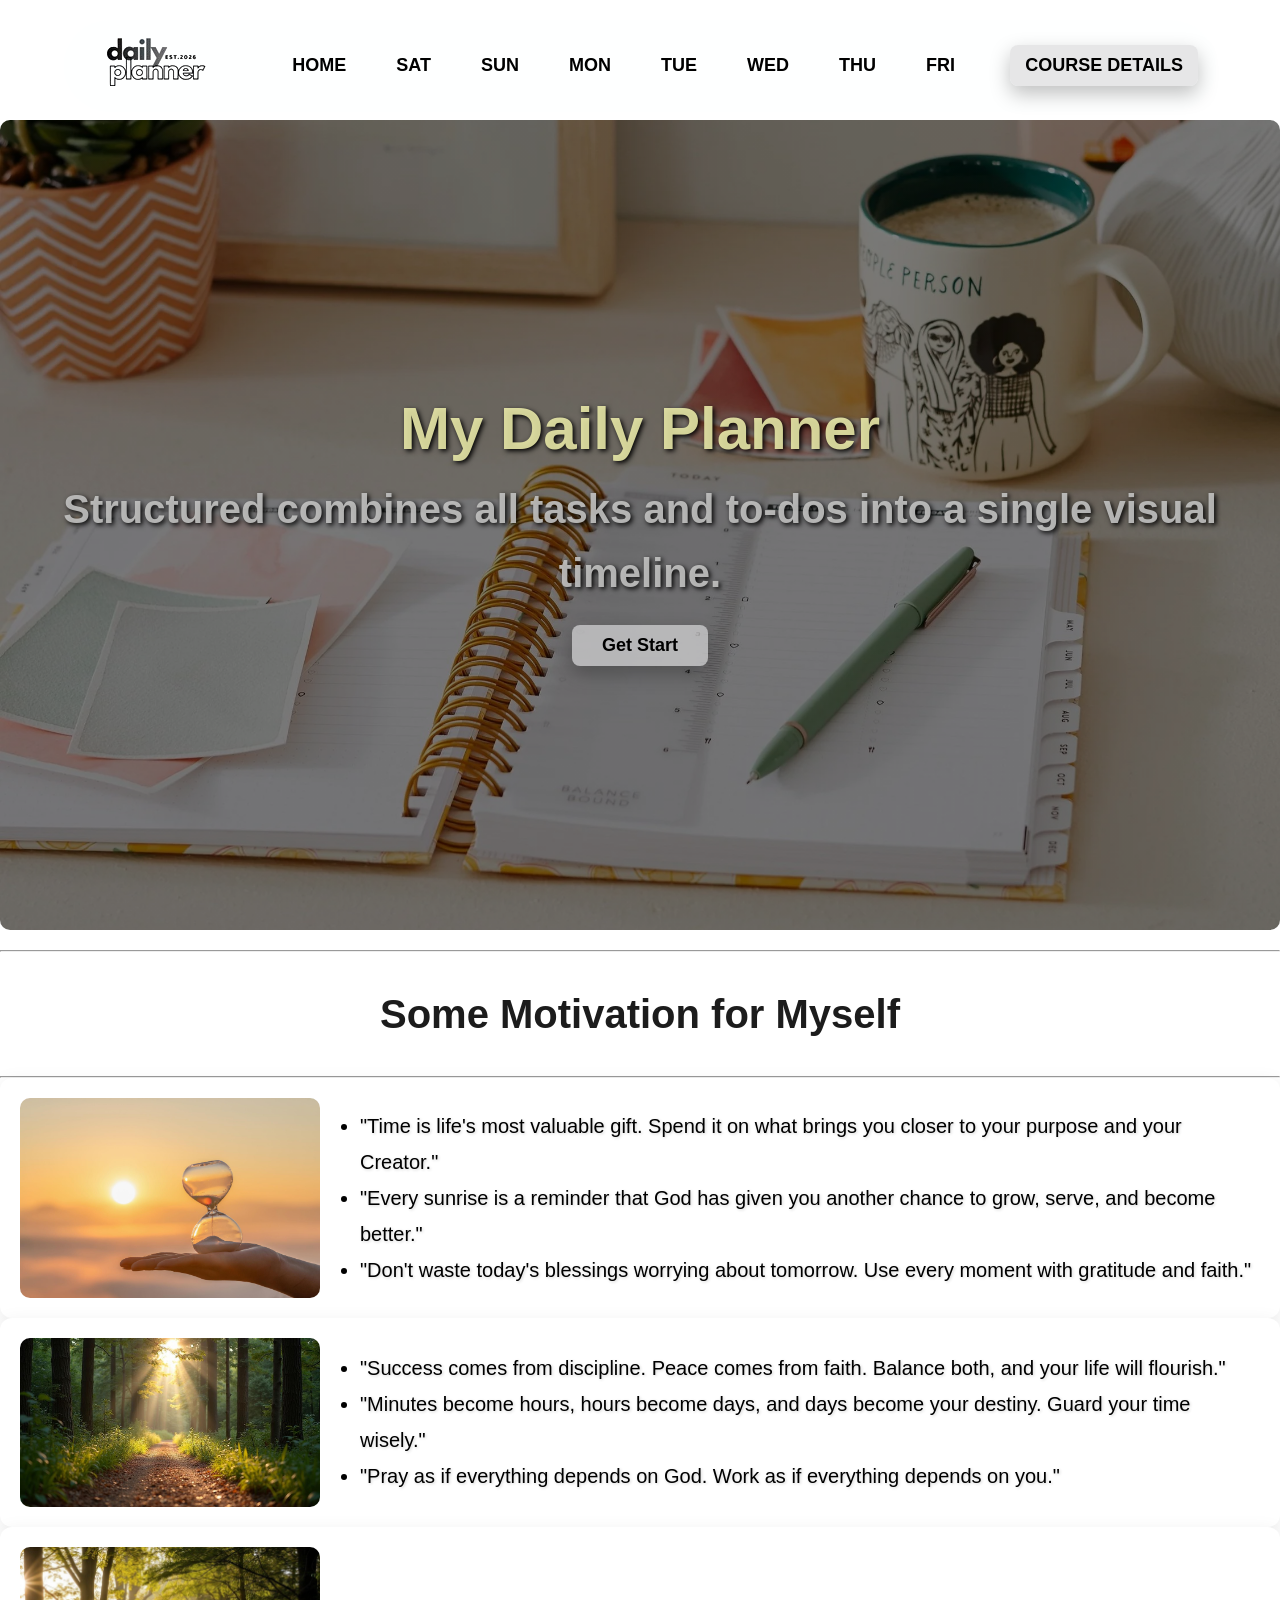
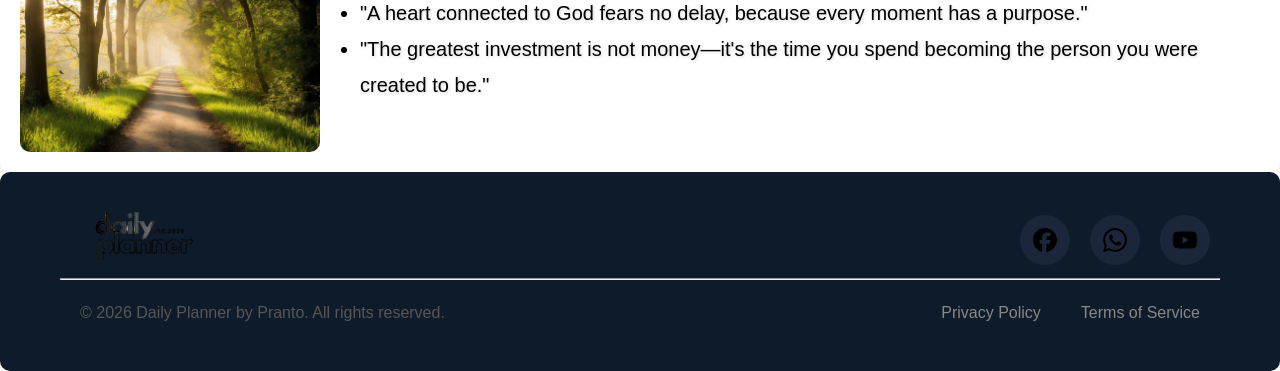
<file: index.html>
<!DOCTYPE html>
<html lang="en">
<head>
  <meta charset="UTF-8">
  <meta name="viewport" content="width=device-width, initial-scale=1.0">
  <title>Daily Planner</title>
<link rel="stylesheet" href="./style.css">
<link rel="stylesheet" href="./view.css">
</head>
<body>
  <!-- navsection -->
  <nav class="top">
    <div class="head">
      <div>
        <img src="./logo.png" alt="">
      </div>
      <div>
        <ul class="list" id="menu">
          <li><a href="index.html">HOME</a></li>
          <li><a href="./sat.html">SAT</a></li>
          <li><a href="./sun.html">SUN</a></li>
          <li><a href="./mon.html">MON</a></li>
          <li><a href="./tue.html">TUE</a></li>
          <li><a href="./wed.html">WED</a></li>
          <li><a href="./thu.html">THU</a></li>
          <li><a href="./fri.html">FRI</a></li>
        </ul>
      </div>
      <div>
        <button class="details">
          COURSE DETAILS
        </button>
      </div>
       <div class="hamburger" id="hamburger">
      ☰
    </div>
    </div>
  </nav>
  <!-- main -->
   <main>
    <section class="cover">
      <div class="contant">
        <h2>My Daily Planner</h2>
        <p>Structured combines all tasks and to-dos into a single visual timeline.</p>
        <button class="details get">Get Start</button>
      </div>
    </section>
    <section>
      <div class="card-parent">
        <hr>
        <div>
          <h2>Some Motivation for Myself</h2>
        </div>
        <hr>
        <div class="card">
          <img src="./card-1.jpg" alt="">
          <ul>
            <li>"Time is life's most valuable gift. Spend it on what brings you closer to your purpose and your Creator."</li>
            <li>"Every sunrise is a reminder that God has given you another chance to grow, serve, and become better."</li>
            <li>"Don't waste today's blessings worrying about tomorrow. Use every moment with gratitude and faith."</li>
          </ul>
        </div>
        <div class="card">
          <img src="./card-2.jpg" alt="">
          <ul>
            <li>"Success comes from discipline. Peace comes from faith. Balance both, and your life will flourish."</li>
            <li>"Minutes become hours, hours become days, and days become your destiny. Guard your time wisely."</li>
            <li>"Pray as if everything depends on God. Work as if everything depends on you."</li>
          </ul>
        </div>
        <div class="card">
          <img src="./card-3.jpg" alt="">
          <ul>
            <li>"A heart connected to God fears no delay, because every moment has a purpose."</li>
            <li>"The greatest investment is not money—it's the time you spend becoming the person you were created to be."</li>
          </ul>
        </div>
      </div>
    </section>
   </main>
    <footer>
      <nav class="footer-nav">
        <div class="footer-big-perent">
          <div class="footer-perent">
            <div class="footer-left">
              <div class="footer-img">
                <img src="./logo.png" alt="footer" />
              </div>
            </div>
            <div class="footer-right">
              <a href="https://www.facebook.com/share/1LU925RoQe/" target="_blank">
                <img src="./facebook.svg"  alt="facebook" />
              </a>
               <a href="https://wa.me/8801XXXXXXXXX" target="_blank">
                <img src="./whatsapp.svg" alt="whatsapp" />
                </a>
                <a href="https://www.youtube.com/@PrantoChandro1.0" target="_blank">
                  <img src="./youtube.svg" alt="youtube" />
                </a>
              
            </div>
          </div>
          <hr />
          <div class="divider">
            <p>© 2026 Daily Planner by Pranto. All rights reserved.</p>
            <ul class="divider-link">
              <li><a href="">Privacy Policy</a></li>
              <li><a href="">Terms of Service</a></li>
            </ul>
          </div>
        </div>
      </nav>
    </footer>




    <!-- js -->

    <script>
const hamburger = document.getElementById("hamburger");
const menu = document.getElementById("menu");

hamburger.addEventListener("click", function () {
    menu.classList.toggle("active");
});
</script>
</body>
</html>
</file>
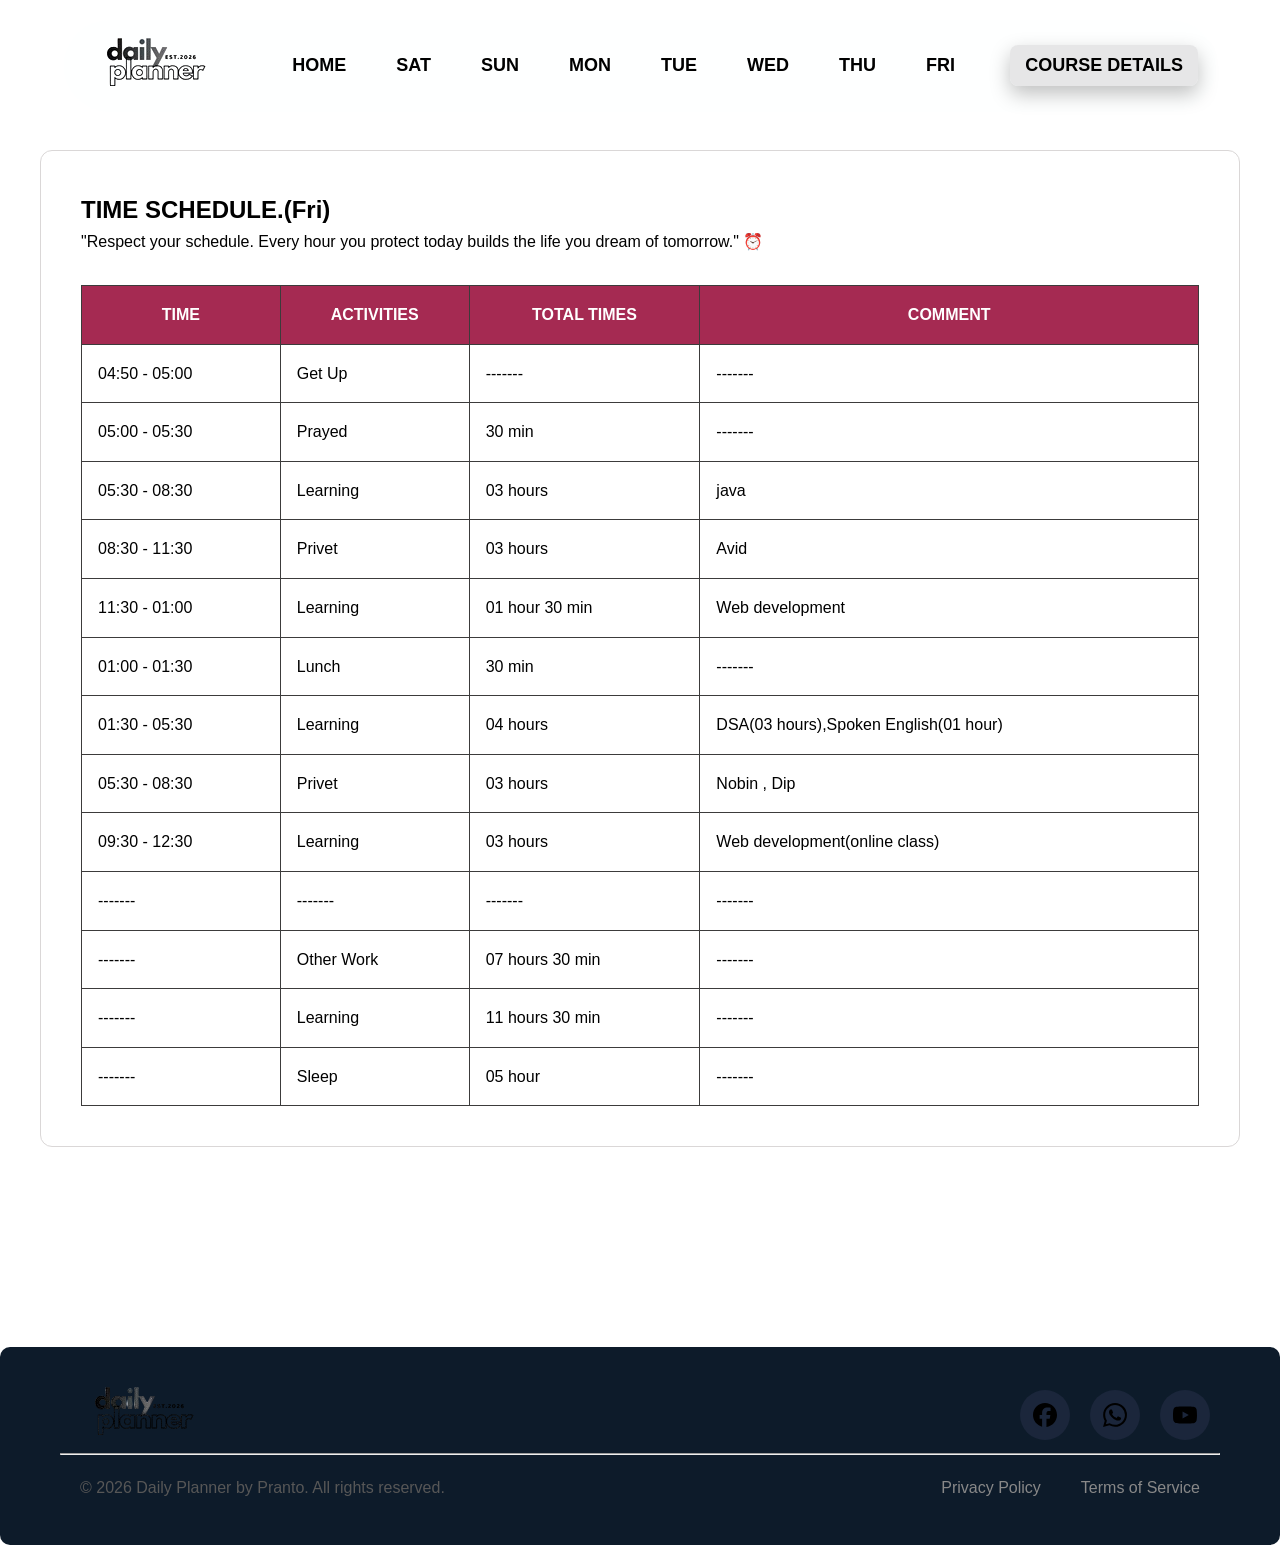
<file: fri.html>
<!doctype html>
<html lang="en">
  <head>
    <meta charset="UTF-8" />
    <meta name="viewport" content="width=device-width, initial-scale=1.0" />
    <title>Daily Planner</title>
    <link rel="stylesheet" href="./style.css" />
    <link rel="stylesheet" href="./view.css" />
  </head>
  <body>
    <!-- navsection -->
    <nav class="top">
      <div class="head">
        <div>
          <img src="./logo.png" alt="" />
        </div>
        <div>
          <ul class="list" id="menu">
            <li><a href="./index.html">HOME</a></li>
            <li><a href="./sat.html">SAT</a></li>
            <li><a href="./sun.html">SUN</a></li>
            <li><a href="./mon.html">MON</a></li>
            <li><a href="./tue.html">TUE</a></li>
            <li><a href="./wed.html">WED</a></li>
            <li><a href="./thu.html">THU</a></li>
            <li><a href="./fri.html">FRI</a></li>
          </ul>
        </div>
        <div>
          <button class="details">COURSE DETAILS</button>
        </div>
        <div class="hamburger" id="hamburger">☰</div>
      </div>
    </nav>

    <section>
      <div class="tabel-section">
        <div class="tabel-text">
          <h2>TIME SCHEDULE.(Fri)</h2>
          <p>
            "Respect your schedule. Every hour you protect today builds the life
            you dream of tomorrow." ⏰
          </p>
          <div class="table-responsive">
            <table>
              <thead>
                <tr>
                  <th>TIME</th>
                  <th>ACTIVITIES</th>
                  <th>TOTAL TIMES</th>
                  <th>COMMENT</th>
                </tr>
              </thead>
              <tbody>
                <tr>
                  <td>04:50 - 05:00</td>
                  <td>Get Up</td>
                  <td>-------</td>
                  <td>-------</td>
                </tr>
                <tr>
                  <td>05:00 - 05:30</td>
                  <td>Prayed</td>
                  <td>30 min</td>
                  <td>-------</td>
                </tr>
                <tr>
                  <td>05:30 - 08:30</td>
                  <td>Learning</td>
                  <td>03 hours</td>
                  <td>java</td>
                </tr>
                <tr>
                  <td>08:30 - 11:30</td>
                  <td>Privet</td>
                  <td>03 hours</td>
                  <td>Avid</td>
                </tr>
                <tr>
                  <td>11:30 - 01:00</td>
                  <td>Learning</td>
                  <td>01 hour 30 min</td>
                  <td>Web development</td>
                </tr>
                <tr>
                  <td>01:00 - 01:30</td>
                  <td>Lunch</td>
                  <td>30 min</td>
                  <td>-------</td>
                </tr>
                <tr>
                  <td>01:30 - 05:30</td>
                  <td>Learning</td>
                  <td>04 hours</td>
                  <td>DSA(03 hours),Spoken English(01 hour)</td>
                </tr>
                <tr>
                  <td>05:30 - 08:30</td>
                  <td>Privet</td>
                  <td>03 hours</td>
                  <td>Nobin , Dip</td>
                </tr>
                <tr>
                  <td>09:30 - 12:30</td>
                  <td>Learning</td>
                  <td>03 hours</td>
                  <td>Web development(online class)</td>
                </tr>
                <tr>
                  <td>-------</td>
                  <td>-------</td>
                  <td>-------</td>
                  <td>-------</td>
                </tr>
                <tr>
                  <td>-------</td>
                  <td>Other Work</td>
                  <td>07 hours 30 min</td>
                  <td>-------</td>
                </tr>
                <tr>
                  <td>-------</td>
                  <td>Learning</td>
                  <td>11 hours 30 min</td>
                  <td>-------</td>
                </tr>
                <tr>
                  <td>-------</td>
                  <td>Sleep</td>
                  <td>05 hour</td>
                  <td>-------</td>
                </tr>
              </tbody>
            </table>
          </div>
        </div>
      </div>
    </section>
    <footer>
      <nav class="footer-nav">
        <div class="footer-big-perent">
          <div class="footer-perent">
            <div class="footer-left">
              <div class="footer-img">
                <img src="./logo.png" alt="footer" />
              </div>
            </div>
            <div class="footer-right">
              <a
                href="https://www.facebook.com/share/1LU925RoQe/"
                target="_blank"
              >
                <img src="./facebook.svg" alt="facebook" />
              </a>
              <a href="https://wa.me/8801XXXXXXXXX" target="_blank">
                <img src="./whatsapp.svg" alt="whatsapp" />
              </a>
              <a
                href="https://www.youtube.com/@PrantoChandro1.0"
                target="_blank"
              >
                <img src="./youtube.svg" alt="youtube" />
              </a>
            </div>
          </div>
          <hr />
          <div class="divider">
            <p>© 2026 Daily Planner by Pranto. All rights reserved.</p>
            <ul class="divider-link">
              <li><a href="">Privacy Policy</a></li>
              <li><a href="">Terms of Service</a></li>
            </ul>
          </div>
        </div>
      </nav>
    </footer>

    <!-- js -->

    <script>
      const hamburger = document.getElementById("hamburger");
      const menu = document.getElementById("menu");

      hamburger.addEventListener("click", function () {
        menu.classList.toggle("active");
      });
    </script>
  </body>
</html>
</file>
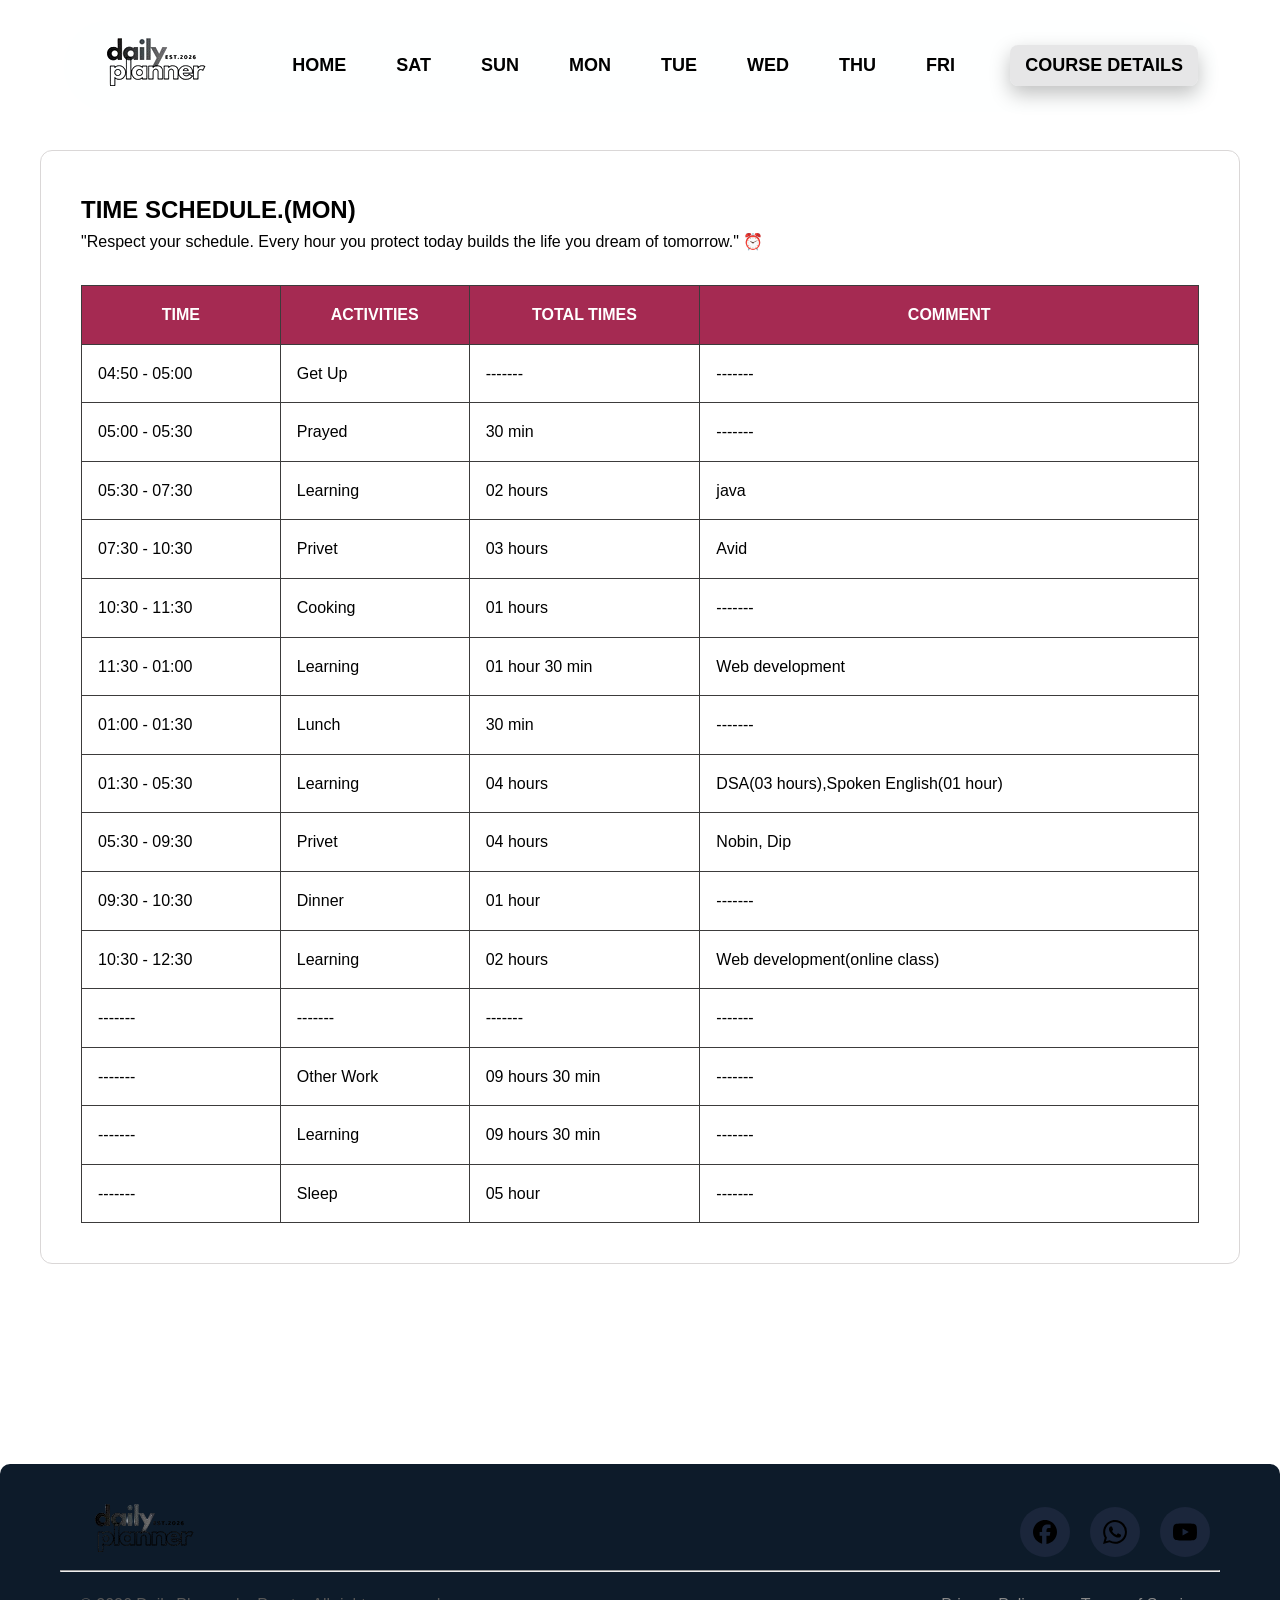
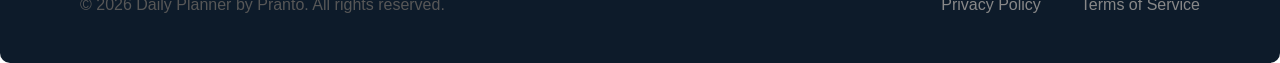
<file: mon.html>
<!doctype html>
<html lang="en">
  <head>
    <meta charset="UTF-8" />
    <meta name="viewport" content="width=device-width, initial-scale=1.0" />
    <title>Daily Planner</title>
    <link rel="stylesheet" href="./style.css" />
    <link rel="stylesheet" href="./view.css" />
  </head>
  <body>
    <!-- navsection -->
    <nav class="top">
      <div class="head">
        <div>
          <img src="./logo.png" alt="" />
        </div>
        <div>
          <ul class="list" id="menu">
            <li><a href="./index.html">HOME</a></li>
            <li><a href="./sat.html">SAT</a></li>
            <li><a href="./sun.html">SUN</a></li>
            <li><a href="./mon.html">MON</a></li>
            <li><a href="./tue.html">TUE</a></li>
            <li><a href="./wed.html">WED</a></li>
            <li><a href="./thu.html">THU</a></li>
            <li><a href="./fri.html">FRI</a></li>
          </ul>
        </div>
        <div>
          <button class="details">COURSE DETAILS</button>
        </div>
        <div class="hamburger" id="hamburger">☰</div>
      </div>
    </nav>

    <section>
      <div class="tabel-section">
        <div class="tabel-text">
          <h2>TIME SCHEDULE.(MON)</h2>
          <p>
            "Respect your schedule. Every hour you protect today builds the life
            you dream of tomorrow." ⏰
          </p>
          <div class="table-responsive">
            <table>
              <thead>
                <tr>
                  <th>TIME</th>
                  <th>ACTIVITIES</th>
                  <th>TOTAL TIMES</th>
                  <th>COMMENT</th>
                </tr>
              </thead>
              <tbody>
                <tr>
                  <td>04:50 - 05:00</td>
                  <td>Get Up</td>
                  <td>-------</td>
                  <td>-------</td>
                </tr>
                <tr>
                  <td>05:00 - 05:30</td>
                  <td>Prayed</td>
                  <td>30 min</td>
                  <td>-------</td>
                </tr>
                <tr>
                  <td>05:30 - 07:30</td>
                  <td>Learning</td>
                  <td>02 hours</td>
                  <td>java</td>
                </tr>
                <tr>
                  <td>07:30 - 10:30</td>
                  <td>Privet</td>
                  <td>03 hours</td>
                  <td>Avid</td>
                </tr>
                <tr>
                  <td>10:30 - 11:30</td>
                  <td>Cooking</td>
                  <td>01 hours</td>
                  <td>-------</td>
                </tr>
                <tr>
                  <td>11:30 - 01:00</td>
                  <td>Learning</td>
                  <td>01 hour 30 min</td>
                  <td>Web development</td>
                </tr>
                <tr>
                  <td>01:00 - 01:30</td>
                  <td>Lunch</td>
                  <td>30 min</td>
                  <td>-------</td>
                </tr>
                <tr>
                  <td>01:30 - 05:30</td>
                  <td>Learning</td>
                  <td>04 hours</td>
                  <td>DSA(03 hours),Spoken English(01 hour)</td>
                </tr>
                <tr>
                  <td>05:30 - 09:30</td>
                  <td>Privet</td>
                  <td>04 hours</td>
                  <td>Nobin, Dip</td>
                </tr>
                <tr>
                  <td>09:30 - 10:30</td>
                  <td>Dinner</td>
                  <td>01 hour</td>
                  <td>-------</td>
                </tr>
                <tr>
                  <td>10:30 - 12:30</td>
                  <td>Learning</td>
                  <td>02 hours</td>
                  <td>Web development(online class)</td>
                </tr>
                <tr>
                  <td>-------</td>
                  <td>-------</td>
                  <td>-------</td>
                  <td>-------</td>
                </tr>
                <tr>
                  <td>-------</td>
                  <td>Other Work</td>
                  <td>09 hours 30 min</td>
                  <td>-------</td>
                </tr>
                <tr>
                  <td>-------</td>
                  <td>Learning</td>
                  <td>09 hours 30 min</td>
                  <td>-------</td>
                </tr>
                <tr>
                  <td>-------</td>
                  <td>Sleep</td>
                  <td>05 hour</td>
                  <td>-------</td>
                </tr>
              </tbody>
            </table>
          </div>
        </div>
      </div>
    </section>
    <footer>
      <nav class="footer-nav">
        <div class="footer-big-perent">
          <div class="footer-perent">
            <div class="footer-left">
              <div class="footer-img">
                <img src="./logo.png" alt="footer" />
              </div>
            </div>
            <div class="footer-right">
              <a
                href="https://www.facebook.com/share/1LU925RoQe/"
                target="_blank"
              >
                <img src="./facebook.svg" alt="facebook" />
              </a>
              <a href="https://wa.me/8801XXXXXXXXX" target="_blank">
                <img src="./whatsapp.svg" alt="whatsapp" />
              </a>
              <a
                href="https://www.youtube.com/@PrantoChandro1.0"
                target="_blank"
              >
                <img src="./youtube.svg" alt="youtube" />
              </a>
            </div>
          </div>
          <hr />
          <div class="divider">
            <p>© 2026 Daily Planner by Pranto. All rights reserved.</p>
            <ul class="divider-link">
              <li><a href="">Privacy Policy</a></li>
              <li><a href="">Terms of Service</a></li>
            </ul>
          </div>
        </div>
      </nav>
    </footer>

    <!-- js -->

    <script>
      const hamburger = document.getElementById("hamburger");
      const menu = document.getElementById("menu");

      hamburger.addEventListener("click", function () {
        menu.classList.toggle("active");
      });
    </script>
  </body>
</html>
</file>
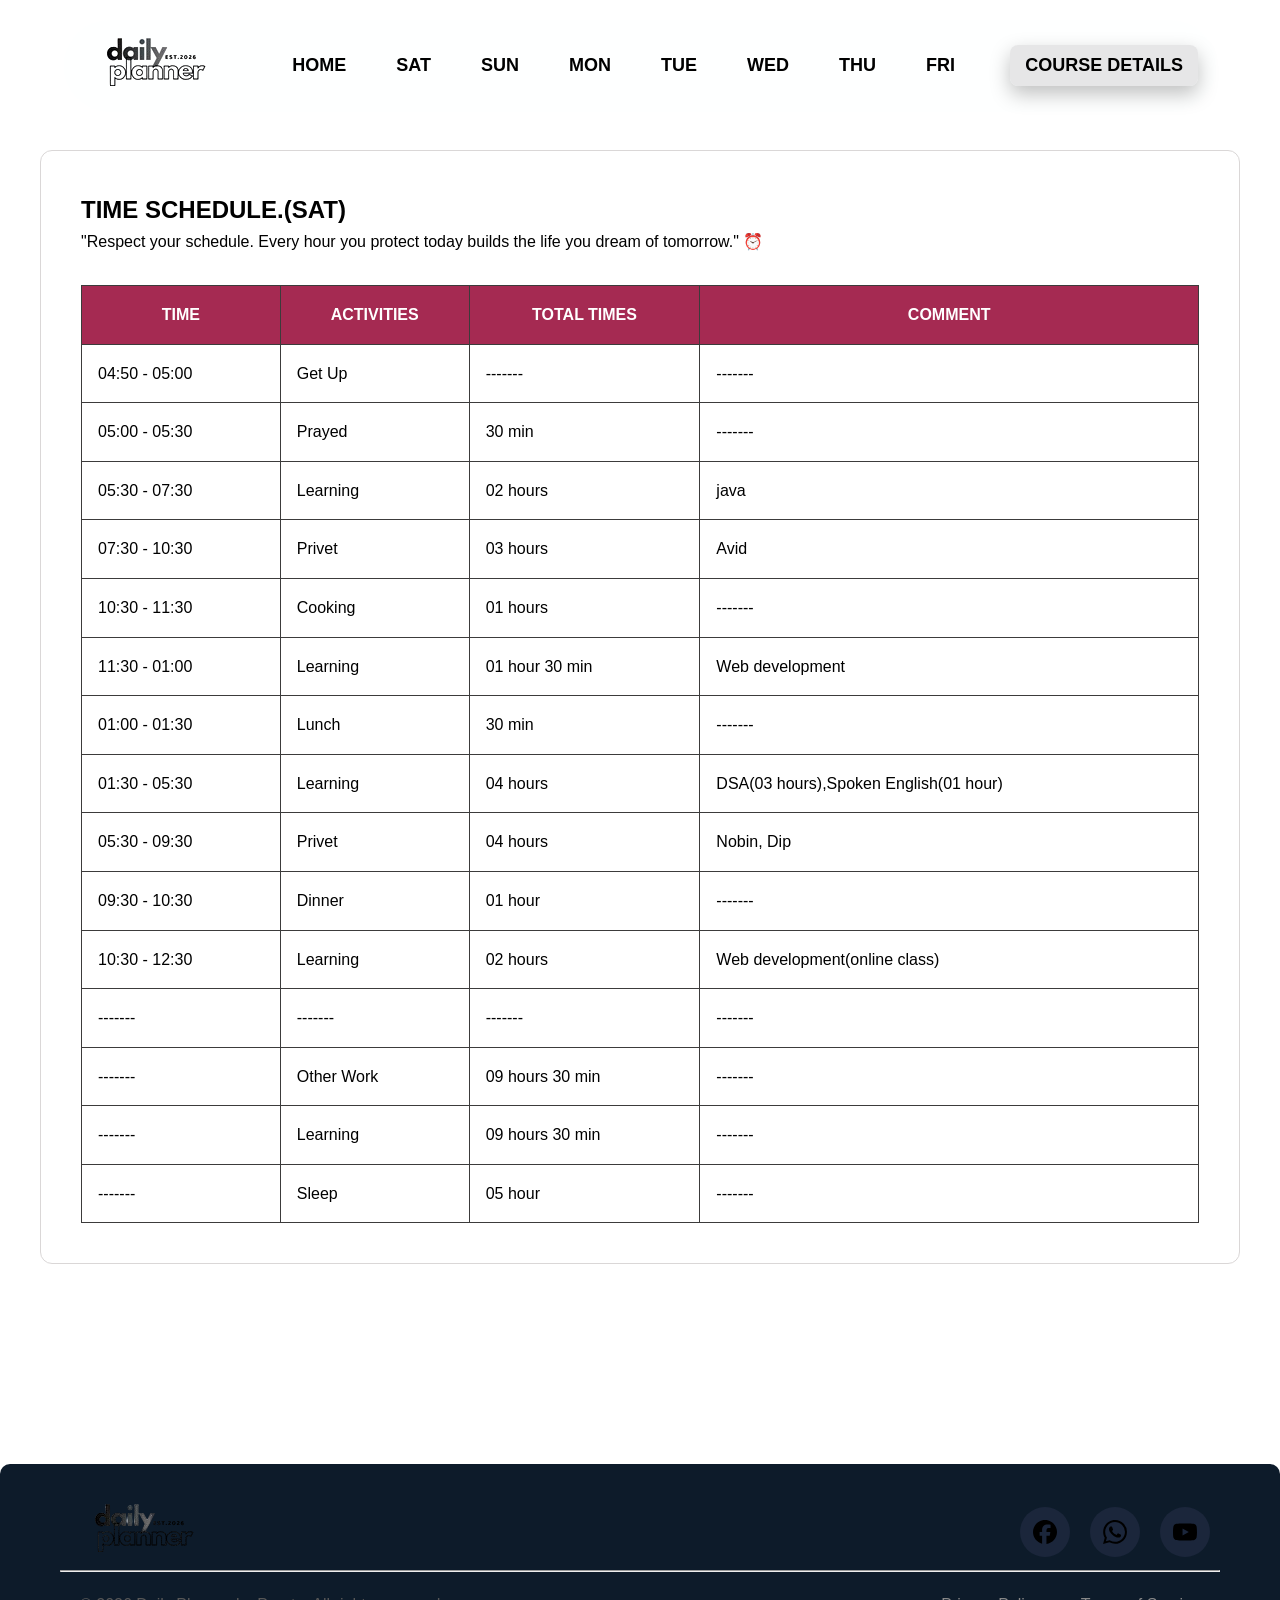
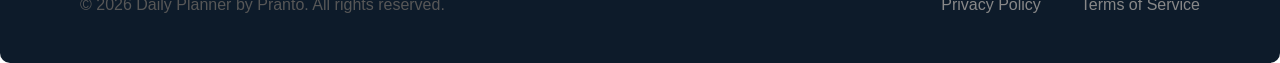
<file: sat.html>
<!doctype html>
<html lang="en">
  <head>
    <meta charset="UTF-8" />
    <meta name="viewport" content="width=device-width, initial-scale=1.0" />
    <title>Daily Planner</title>
    <link rel="stylesheet" href="./style.css" />
    <link rel="stylesheet" href="./view.css" />
  </head>
  <body>
    <!-- navsection -->
    <nav class="top">
      <div class="head">
        <div>
          <img src="./logo.png" alt="" />
        </div>
        <div>
          <ul class="list" id="menu">
            <li><a href="./index.html">HOME</a></li>
            <li><a href="./sat.html">SAT</a></li>
            <li><a href="./sun.html">SUN</a></li>
            <li><a href="./mon.html">MON</a></li>
            <li><a href="./tue.html">TUE</a></li>
            <li><a href="./wed.html">WED</a></li>
            <li><a href="./thu.html">THU</a></li>
            <li><a href="./fri.html">FRI</a></li>
          </ul>
        </div>
        <div>
          <button class="details">COURSE DETAILS</button>
        </div>
        <div class="hamburger" id="hamburger">☰</div>
      </div>
    </nav>

    <section>
      <div class="tabel-section">
        <div class="tabel-text">
          <h2>TIME SCHEDULE.(SAT)</h2>
          <p>
            "Respect your schedule. Every hour you protect today builds the life
            you dream of tomorrow." ⏰
          </p>
          <div class="table-responsive">
            <table>
              <thead>
                <tr>
                  <th>TIME</th>
                  <th>ACTIVITIES</th>
                  <th>TOTAL TIMES</th>
                  <th>COMMENT</th>
                </tr>
              </thead>
              <tbody>
                <tr>
                  <td>04:50 - 05:00</td>
                  <td>Get Up</td>
                  <td>-------</td>
                  <td>-------</td>
                </tr>
                <tr>
                  <td>05:00 - 05:30</td>
                  <td>Prayed</td>
                  <td>30 min</td>
                  <td>-------</td>
                </tr>
                <tr>
                  <td>05:30 - 07:30</td>
                  <td>Learning</td>
                  <td>02 hours</td>
                  <td>java</td>
                </tr>
                <tr>
                  <td>07:30 - 10:30</td>
                  <td>Privet</td>
                  <td>03 hours</td>
                  <td>Avid</td>
                </tr>
                <tr>
                  <td>10:30 - 11:30</td>
                  <td>Cooking</td>
                  <td>01 hours</td>
                  <td>-------</td>
                </tr>
                <tr>
                  <td>11:30 - 01:00</td>
                  <td>Learning</td>
                  <td>01 hour 30 min</td>
                  <td>Web development</td>
                </tr>
                <tr>
                  <td>01:00 - 01:30</td>
                  <td>Lunch</td>
                  <td>30 min</td>
                  <td>-------</td>
                </tr>
                <tr>
                  <td>01:30 - 05:30</td>
                  <td>Learning</td>
                  <td>04 hours</td>
                  <td>DSA(03 hours),Spoken English(01 hour)</td>
                </tr>
                <tr>
                  <td>05:30 - 09:30</td>
                  <td>Privet</td>
                  <td>04 hours</td>
                  <td>Nobin, Dip</td>
                </tr>
                <tr>
                  <td>09:30 - 10:30</td>
                  <td>Dinner</td>
                  <td>01 hour</td>
                  <td>-------</td>
                </tr>
                <tr>
                  <td>10:30 - 12:30</td>
                  <td>Learning</td>
                  <td>02 hours</td>
                  <td>Web development(online class)</td>
                </tr>
                <tr>
                  <td>-------</td>
                  <td>-------</td>
                  <td>-------</td>
                  <td>-------</td>
                </tr>
                <tr>
                  <td>-------</td>
                  <td>Other Work</td>
                  <td>09 hours 30 min</td>
                  <td>-------</td>
                </tr>
                <tr>
                  <td>-------</td>
                  <td>Learning</td>
                  <td>09 hours 30 min</td>
                  <td>-------</td>
                </tr>
                <tr>
                  <td>-------</td>
                  <td>Sleep</td>
                  <td>05 hour</td>
                  <td>-------</td>
                </tr>
              </tbody>
            </table>
          </div>
        </div>
      </div>
    </section>
    <footer>
      <nav class="footer-nav">
        <div class="footer-big-perent">
          <div class="footer-perent">
            <div class="footer-left">
              <div class="footer-img">
                <img src="./logo.png" alt="footer" />
              </div>
            </div>
            <div class="footer-right">
              <a
                href="https://www.facebook.com/share/1LU925RoQe/"
                target="_blank"
              >
                <img src="./facebook.svg" alt="facebook" />
              </a>
              <a href="https://wa.me/8801XXXXXXXXX" target="_blank">
                <img src="./whatsapp.svg" alt="whatsapp" />
              </a>
              <a
                href="https://www.youtube.com/@PrantoChandro1.0"
                target="_blank"
              >
                <img src="./youtube.svg" alt="youtube" />
              </a>
            </div>
          </div>
          <hr />
          <div class="divider">
            <p>© 2026 Daily Planner by Pranto. All rights reserved.</p>
            <ul class="divider-link">
              <li><a href="">Privacy Policy</a></li>
              <li><a href="">Terms of Service</a></li>
            </ul>
          </div>
        </div>
      </nav>
    </footer>

    <!-- js -->

    <script>
      const hamburger = document.getElementById("hamburger");
      const menu = document.getElementById("menu");

      hamburger.addEventListener("click", function () {
        menu.classList.toggle("active");
      });
    </script>
  </body>
</html>
</file>
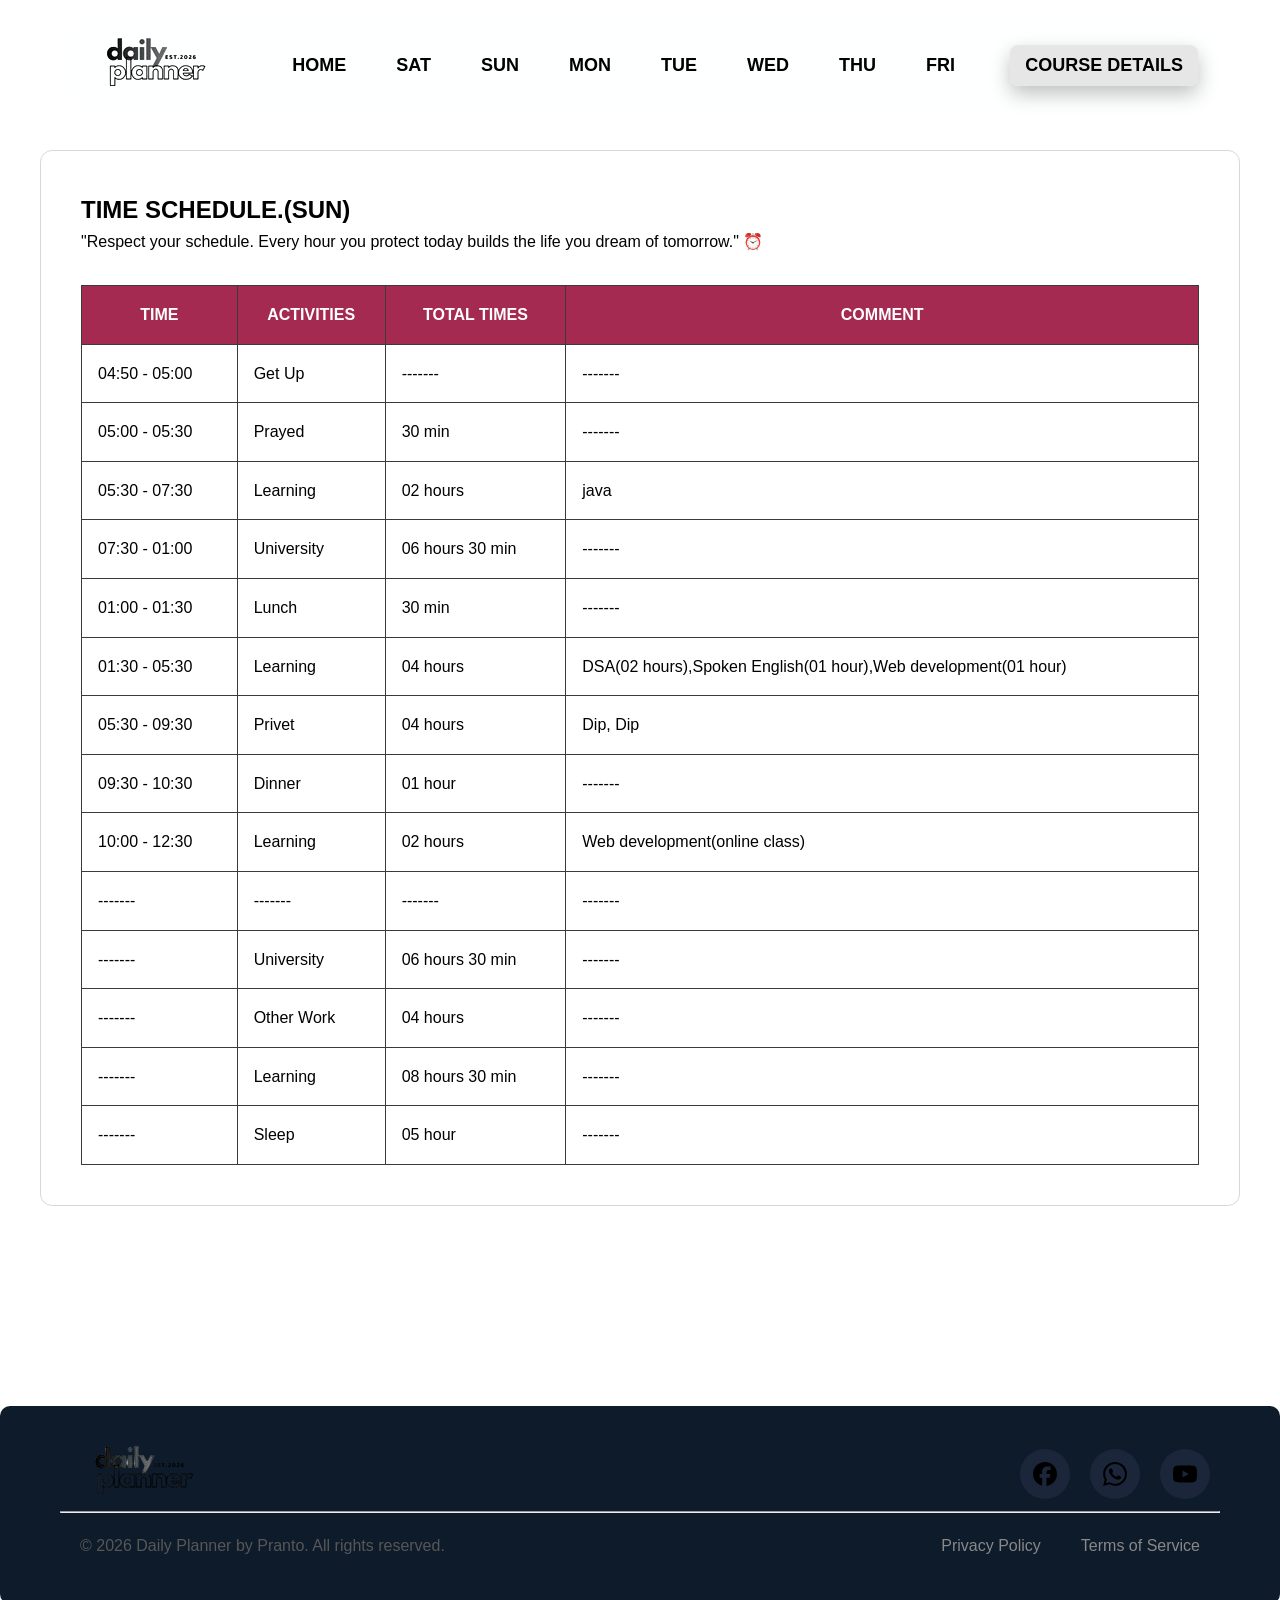
<file: sun.html>
<!doctype html>
<html lang="en">
  <head>
    <meta charset="UTF-8" />
    <meta name="viewport" content="width=device-width, initial-scale=1.0" />
    <title>Daily Planner</title>
    <link rel="stylesheet" href="./style.css" />
    <link rel="stylesheet" href="./view.css" />
  </head>
  <body>
    <!-- navsection -->
    <nav class="top">
      <div class="head">
        <div>
          <img src="./logo.png" alt="" />
        </div>
        <div>
          <ul class="list" id="menu">
            <li><a href="./index.html">HOME</a></li>
            <li><a href="./sat.html">SAT</a></li>
            <li><a href="./sun.html">SUN</a></li>
            <li><a href="./mon.html">MON</a></li>
            <li><a href="./tue.html">TUE</a></li>
            <li><a href="./wed.html">WED</a></li>
            <li><a href="./thu.html">THU</a></li>
            <li><a href="./fri.html">FRI</a></li>
          </ul>
        </div>
        <div>
          <button class="details">COURSE DETAILS</button>
        </div>
        <div class="hamburger" id="hamburger">☰</div>
      </div>
    </nav>

    <section>
      <div class="tabel-section">
        <div class="tabel-text">
          <h2>TIME SCHEDULE.(SUN)</h2>
          <p>
            "Respect your schedule. Every hour you protect today builds the life
            you dream of tomorrow." ⏰
          </p>
          <div class="table-responsive">
            <table>
              <thead>
                <tr>
                  <th>TIME</th>
                  <th>ACTIVITIES</th>
                  <th>TOTAL TIMES</th>
                  <th>COMMENT</th>
                </tr>
              </thead>
              <tbody>
                <tr>
                  <td>04:50 - 05:00</td>
                  <td>Get Up</td>
                  <td>-------</td>
                  <td>-------</td>
                </tr>
                <tr>
                  <td>05:00 - 05:30</td>
                  <td>Prayed</td>
                  <td>30 min</td>
                  <td>-------</td>
                </tr>
                <tr>
                  <td>05:30 - 07:30</td>
                  <td>Learning</td>
                  <td>02 hours</td>
                  <td>java</td>
                </tr>
                <tr>
                  <td>07:30 - 01:00</td>
                  <td>University</td>
                  <td>06 hours 30 min</td>
                  <td>-------</td>
                </tr>
                <tr>
                  <td>01:00 - 01:30</td>
                  <td>Lunch</td>
                  <td>30 min</td>
                  <td>-------</td>
                </tr>
                <tr>
                  <td>01:30 - 05:30</td>
                  <td>Learning</td>
                  <td>04 hours</td>
                  <td>
                    DSA(02 hours),Spoken English(01 hour),Web development(01
                    hour)
                  </td>
                </tr>
                <tr>
                  <td>05:30 - 09:30</td>
                  <td>Privet</td>
                  <td>04 hours</td>
                  <td>Dip, Dip</td>
                </tr>
                <tr>
                  <td>09:30 - 10:30</td>
                  <td>Dinner</td>
                  <td>01 hour</td>
                  <td>-------</td>
                </tr>
                <tr>
                  <td>10:00 - 12:30</td>
                  <td>Learning</td>
                  <td>02 hours</td>
                  <td>Web development(online class)</td>
                </tr>
                <tr>
                  <td>-------</td>
                  <td>-------</td>
                  <td>-------</td>
                  <td>-------</td>
                </tr>
                <tr>
                  <td>-------</td>
                  <td>University</td>
                  <td>06 hours 30 min</td>
                  <td>-------</td>
                </tr>
                <tr>
                  <td>-------</td>
                  <td>Other Work</td>
                  <td>04 hours</td>
                  <td>-------</td>
                </tr>
                <tr>
                  <td>-------</td>
                  <td>Learning</td>
                  <td>08 hours 30 min</td>
                  <td>-------</td>
                </tr>
                <tr>
                  <td>-------</td>
                  <td>Sleep</td>
                  <td>05 hour</td>
                  <td>-------</td>
                </tr>
              </tbody>
            </table>
          </div>
        </div>
      </div>
    </section>
    <footer>
      <nav class="footer-nav">
        <div class="footer-big-perent">
          <div class="footer-perent">
            <div class="footer-left">
              <div class="footer-img">
                <img src="./logo.png" alt="footer" />
              </div>
            </div>
            <div class="footer-right">
              <a
                href="https://www.facebook.com/share/1LU925RoQe/"
                target="_blank"
              >
                <img src="./facebook.svg" alt="facebook" />
              </a>
              <a href="https://wa.me/8801XXXXXXXXX" target="_blank">
                <img src="./whatsapp.svg" alt="whatsapp" />
              </a>
              <a
                href="https://www.youtube.com/@PrantoChandro1.0"
                target="_blank"
              >
                <img src="./youtube.svg" alt="youtube" />
              </a>
            </div>
          </div>
          <hr />
          <div class="divider">
            <p>© 2026 Daily Planner by Pranto. All rights reserved.</p>
            <ul class="divider-link">
              <li><a href="">Privacy Policy</a></li>
              <li><a href="">Terms of Service</a></li>
            </ul>
          </div>
        </div>
      </nav>
    </footer>

    <!-- js -->

    <script>
      const hamburger = document.getElementById("hamburger");
      const menu = document.getElementById("menu");

      hamburger.addEventListener("click", function () {
        menu.classList.toggle("active");
      });
    </script>
  </body>
</html>
</file>
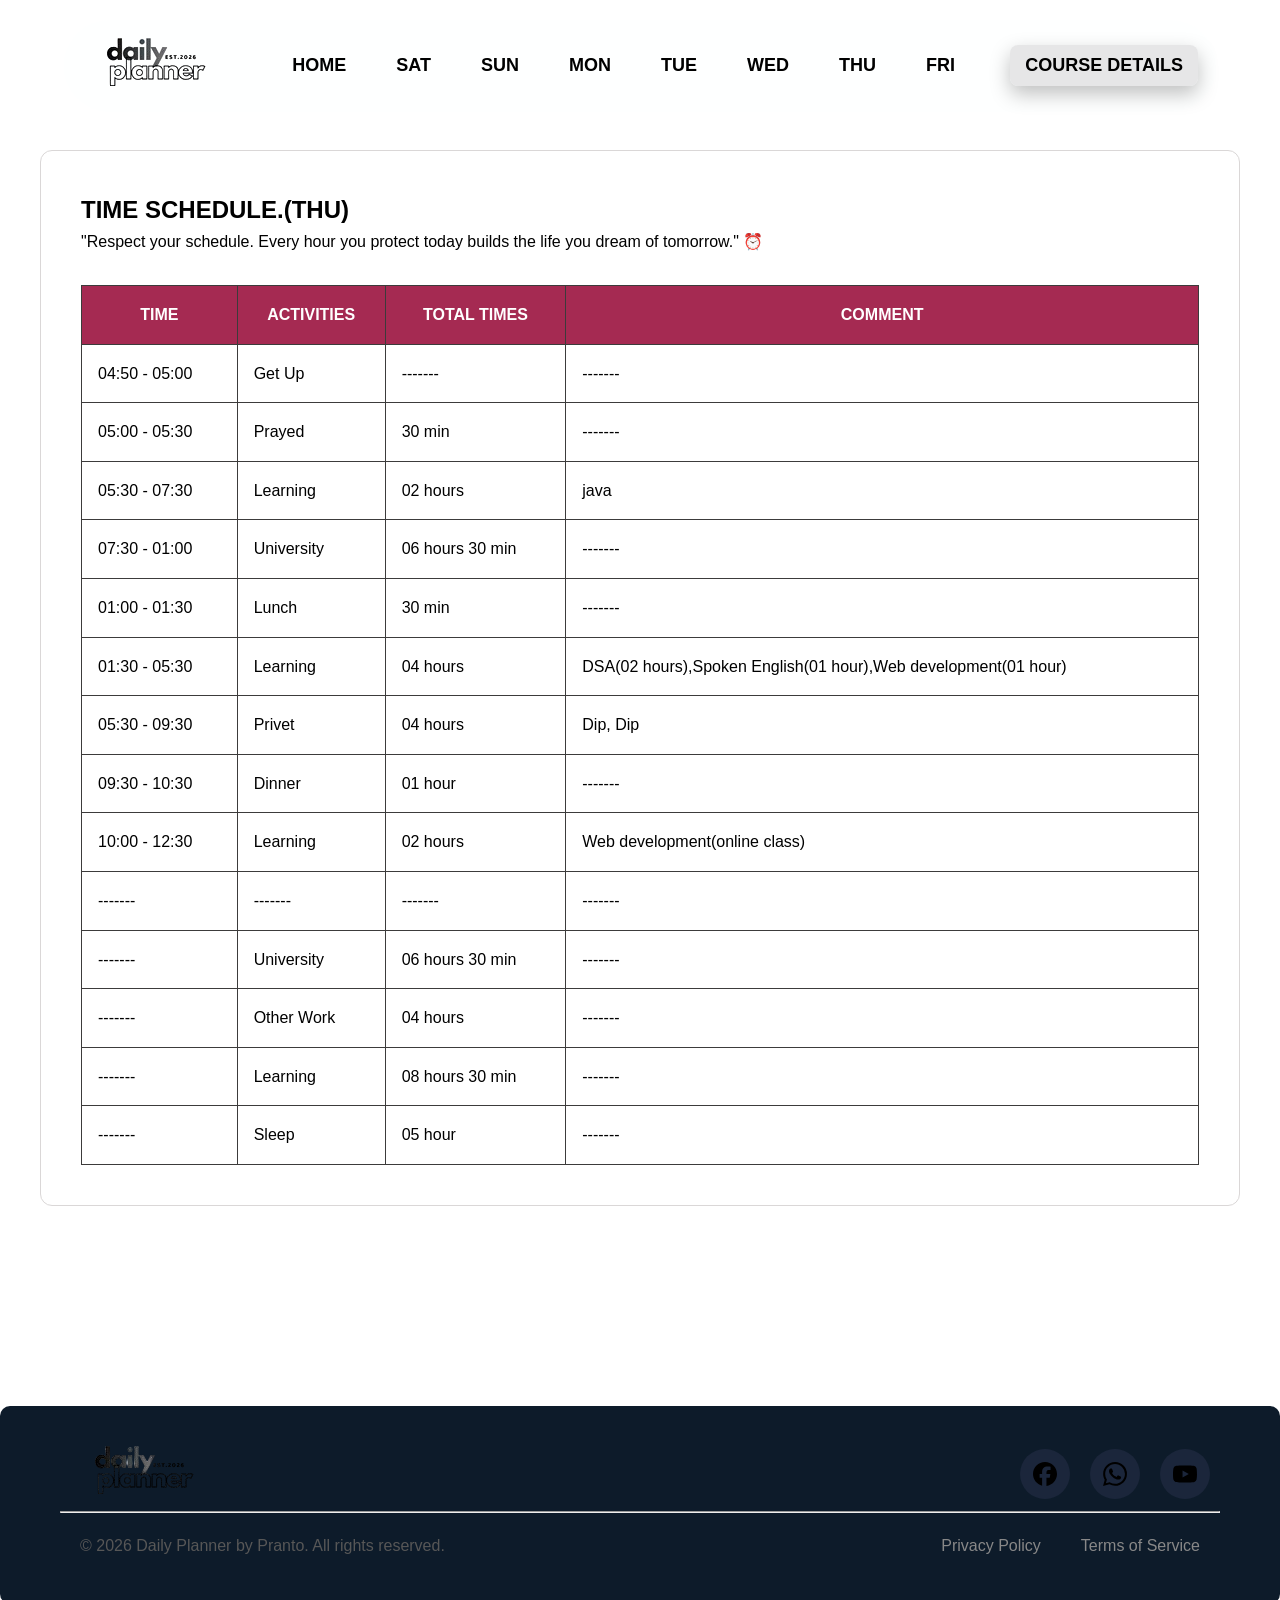
<file: thu.html>
<!doctype html>
<html lang="en">
  <head>
    <meta charset="UTF-8" />
    <meta name="viewport" content="width=device-width, initial-scale=1.0" />
    <title>Daily Planner</title>
    <link rel="stylesheet" href="./style.css" />
    <link rel="stylesheet" href="./view.css" />
  </head>
  <body>
    <!-- navsection -->
    <nav class="top">
      <div class="head">
        <div>
          <img src="./logo.png" alt="" />
        </div>
        <div>
          <ul class="list" id="menu">
            <li><a href="./index.html">HOME</a></li>
            <li><a href="./sat.html">SAT</a></li>
            <li><a href="./sun.html">SUN</a></li>
            <li><a href="./mon.html">MON</a></li>
            <li><a href="./tue.html">TUE</a></li>
            <li><a href="./wed.html">WED</a></li>
            <li><a href="./thu.html">THU</a></li>
            <li><a href="./fri.html">FRI</a></li>
          </ul>
        </div>
        <div>
          <button class="details">COURSE DETAILS</button>
        </div>
        <div class="hamburger" id="hamburger">☰</div>
      </div>
    </nav>

    <section>
      <div class="tabel-section">
        <div class="tabel-text">
          <h2>TIME SCHEDULE.(THU)</h2>
          <p>
            "Respect your schedule. Every hour you protect today builds the life
            you dream of tomorrow." ⏰
          </p>
          <div class="table-responsive">
            <table>
              <thead>
                <tr>
                  <th>TIME</th>
                  <th>ACTIVITIES</th>
                  <th>TOTAL TIMES</th>
                  <th>COMMENT</th>
                </tr>
              </thead>
              <tbody>
                <tr>
                  <td>04:50 - 05:00</td>
                  <td>Get Up</td>
                  <td>-------</td>
                  <td>-------</td>
                </tr>
                <tr>
                  <td>05:00 - 05:30</td>
                  <td>Prayed</td>
                  <td>30 min</td>
                  <td>-------</td>
                </tr>
                <tr>
                  <td>05:30 - 07:30</td>
                  <td>Learning</td>
                  <td>02 hours</td>
                  <td>java</td>
                </tr>
                <tr>
                  <td>07:30 - 01:00</td>
                  <td>University</td>
                  <td>06 hours 30 min</td>
                  <td>-------</td>
                </tr>
                <tr>
                  <td>01:00 - 01:30</td>
                  <td>Lunch</td>
                  <td>30 min</td>
                  <td>-------</td>
                </tr>
                <tr>
                  <td>01:30 - 05:30</td>
                  <td>Learning</td>
                  <td>04 hours</td>
                  <td>
                    DSA(02 hours),Spoken English(01 hour),Web development(01
                    hour)
                  </td>
                </tr>
                <tr>
                  <td>05:30 - 09:30</td>
                  <td>Privet</td>
                  <td>04 hours</td>
                  <td>Dip, Dip</td>
                </tr>
                <tr>
                  <td>09:30 - 10:30</td>
                  <td>Dinner</td>
                  <td>01 hour</td>
                  <td>-------</td>
                </tr>
                <tr>
                  <td>10:00 - 12:30</td>
                  <td>Learning</td>
                  <td>02 hours</td>
                  <td>Web development(online class)</td>
                </tr>
                <tr>
                  <td>-------</td>
                  <td>-------</td>
                  <td>-------</td>
                  <td>-------</td>
                </tr>
                <tr>
                  <td>-------</td>
                  <td>University</td>
                  <td>06 hours 30 min</td>
                  <td>-------</td>
                </tr>
                <tr>
                  <td>-------</td>
                  <td>Other Work</td>
                  <td>04 hours</td>
                  <td>-------</td>
                </tr>
                <tr>
                  <td>-------</td>
                  <td>Learning</td>
                  <td>08 hours 30 min</td>
                  <td>-------</td>
                </tr>
                <tr>
                  <td>-------</td>
                  <td>Sleep</td>
                  <td>05 hour</td>
                  <td>-------</td>
                </tr>
              </tbody>
            </table>
          </div>
        </div>
      </div>
    </section>
    <footer>
      <nav class="footer-nav">
        <div class="footer-big-perent">
          <div class="footer-perent">
            <div class="footer-left">
              <div class="footer-img">
                <img src="./logo.png" alt="footer" />
              </div>
            </div>
            <div class="footer-right">
              <a
                href="https://www.facebook.com/share/1LU925RoQe/"
                target="_blank"
              >
                <img src="./facebook.svg" alt="facebook" />
              </a>
              <a href="https://wa.me/8801XXXXXXXXX" target="_blank">
                <img src="./whatsapp.svg" alt="whatsapp" />
              </a>
              <a
                href="https://www.youtube.com/@PrantoChandro1.0"
                target="_blank"
              >
                <img src="./youtube.svg" alt="youtube" />
              </a>
            </div>
          </div>
          <hr />
          <div class="divider">
            <p>© 2026 Daily Planner by Pranto. All rights reserved.</p>
            <ul class="divider-link">
              <li><a href="">Privacy Policy</a></li>
              <li><a href="">Terms of Service</a></li>
            </ul>
          </div>
        </div>
      </nav>
    </footer>

    <!-- js -->

    <script>
      const hamburger = document.getElementById("hamburger");
      const menu = document.getElementById("menu");

      hamburger.addEventListener("click", function () {
        menu.classList.toggle("active");
      });
    </script>
  </body>
</html>
</file>
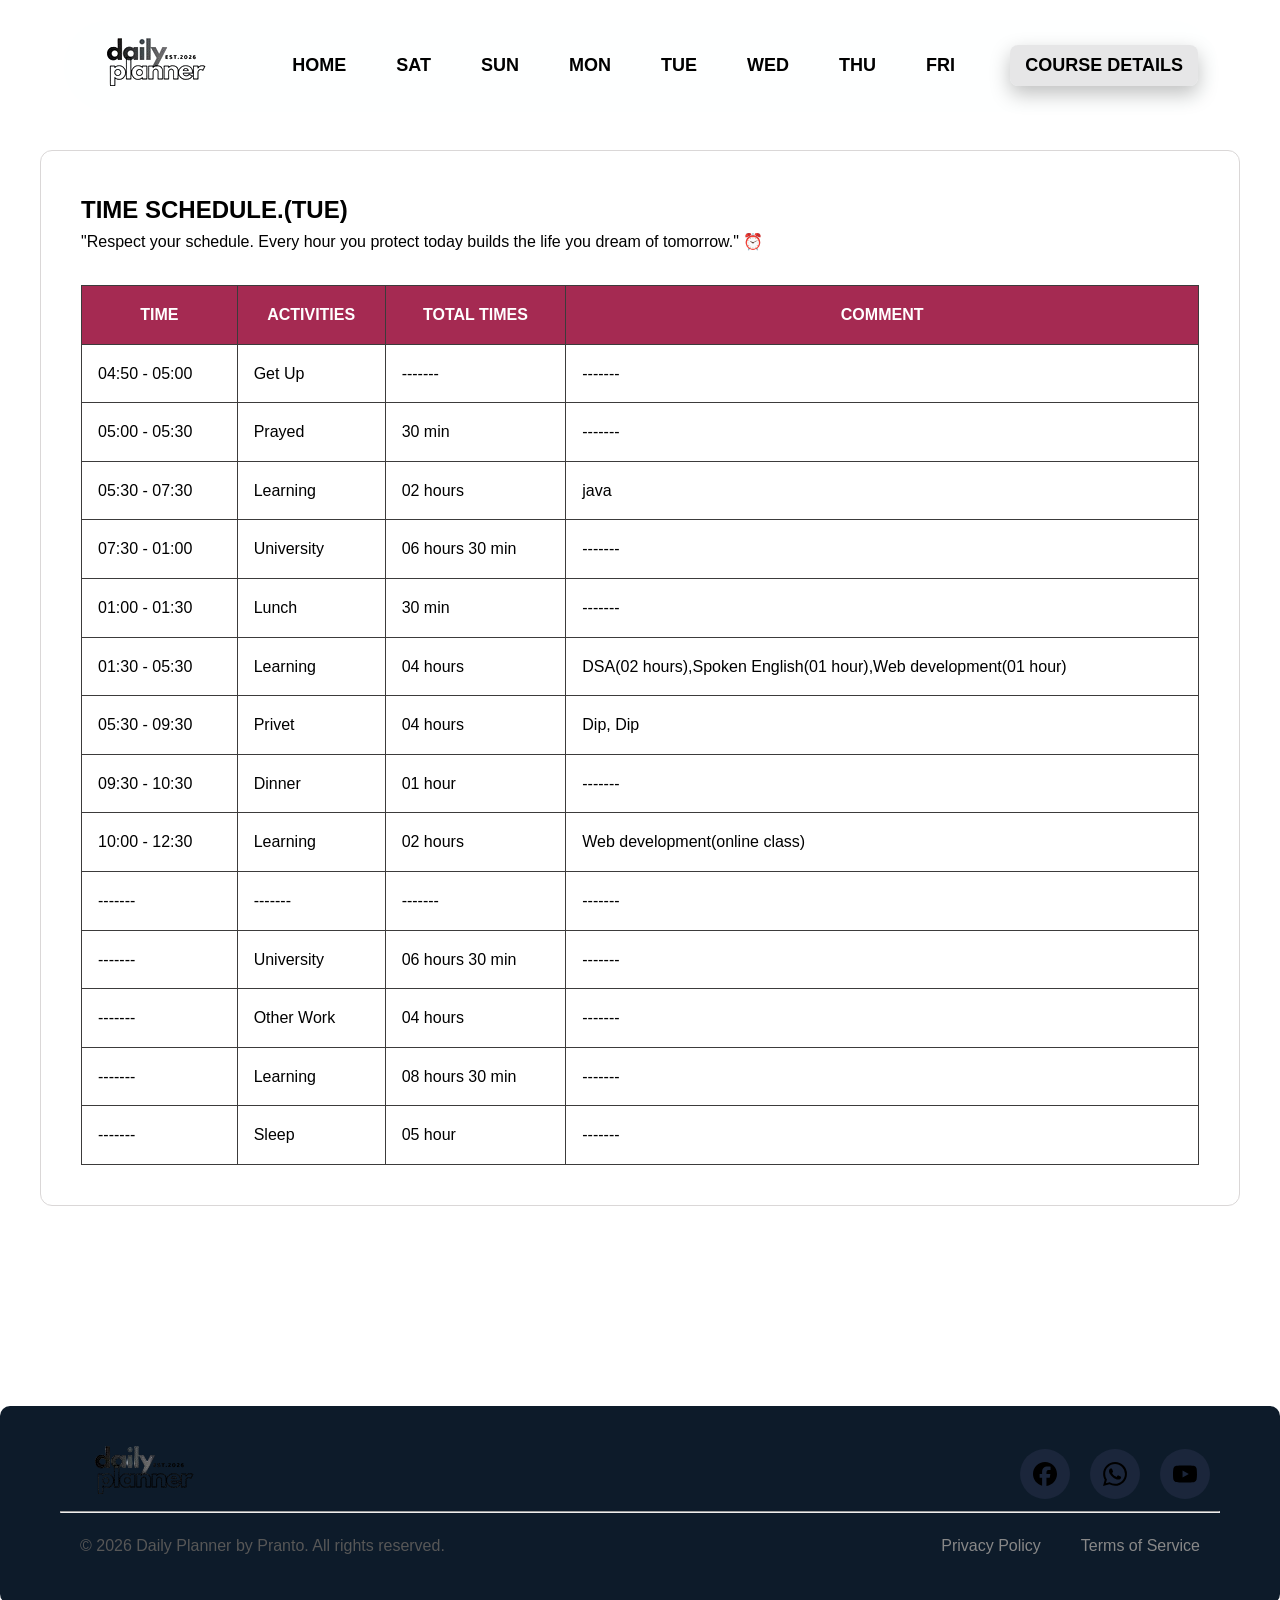
<file: tue.html>
<!DOCTYPE html>
<html lang="en">
<head>
    <meta charset="UTF-8">
  <meta name="viewport" content="width=device-width, initial-scale=1.0">
  <title>Daily Planner</title>
<link rel="stylesheet" href="./style.css">
<link rel="stylesheet" href="./view.css">
</head>
<body>
   <!-- navsection -->
  <nav class="top">
    <div class="head">
      <div>
        <img src="./logo.png" alt="">
      </div>
      <div>
        <ul class="list" id="menu">
            <li><a href="./index.html">HOME</a></li>
          <li><a href="./sat.html">SAT</a></li>
          <li><a href="./sun.html">SUN</a></li>
          <li><a href="./mon.html">MON</a></li>
          <li><a href="./tue.html">TUE</a></li>
          <li><a href="./wed.html">WED</a></li>
          <li><a href="./thu.html">THU</a></li>
          <li><a href="./fri.html">FRI</a></li>
        </ul>
      </div>
      <div>
        <button class="details">
          COURSE DETAILS
        </button>
      </div>
       <div class="hamburger" id="hamburger">
      ☰
    </div>
    </div>
  </nav>
  
  <section>
        <div class="tabel-section">
          <div class="tabel-text">
            <h2>TIME SCHEDULE.(TUE)</h2>
            <p>"Respect your schedule. Every hour you protect today builds the life you dream of tomorrow." ⏰</p>
            <div class="table-responsive">
<table>
              <thead>
                <tr>
                  <th>TIME</th>
                  <th>ACTIVITIES</th>
                  <th>TOTAL TIMES</th>
                  <th>COMMENT</th>
                </tr>
              </thead>
              <tbody>
                <tr>
                  <td>04:50 - 05:00</td>
                  <td>Get Up</td>
                  <td>-------</td>
                  <td>-------</td>
                </tr>
                <tr>
                  <td>05:00 - 05:30</td>
                  <td>Prayed</td>
                  <td>30 min </td>
                  <td>-------</td>
                </tr>
                <tr>
                  <td>05:30 - 07:30</td>
                  <td>Learning</td>
                  <td>02 hours</td>
                  <td>java</td>
                </tr>
                <tr>
                  <td>07:30 - 01:00</td>
                  <td>University</td>
                  <td>06 hours 30 min</td>
                  <td>-------</td>
                </tr>
                <tr>
                  <td>01:00 - 01:30</td>
                  <td>Lunch</td>
                  <td>30 min</td>
                  <td>-------</td>
                </tr>
                <tr>
                  <td>01:30 - 05:30</td>
                  <td>Learning</td>
                  <td>04 hours</td>
                  <td>DSA(02 hours),Spoken English(01 hour),Web development(01 hour)</td>
                </tr>
                <tr>
                  <td>05:30 - 09:30</td>
                  <td>Privet</td>
                  <td>04 hours</td>
                  <td>Dip, Dip</td>
                </tr>
                <tr>
                  <td>09:30 - 10:30</td>
                  <td>Dinner</td>
                  <td>01 hour</td>
                  <td>-------</td>
                </tr>
                <tr>
                  <td>10:00 - 12:30</td>
                  <td>Learning</td>
                  <td>02 hours</td>
                  <td>Web development(online class)</td>
                </tr>
                <tr>
                  <td>-------</td>
                  <td>-------</td>
                  <td>-------</td>
                  <td>-------</td>
                </tr>
                <tr>
                  <td>-------</td>
                  <td>University</td>
                  <td>06 hours 30 min</td>
                  <td>-------</td>
                </tr>
                <tr>
                  <td>-------</td>
                  <td>Other Work</td>
                  <td>04 hours</td>
                  <td>-------</td>
                </tr>
                <tr>
                  <td>-------</td>
                  <td>Learning</td>
                  <td>08 hours 30 min</td>
                  <td>-------</td>
                </tr>
                <tr>
                  <td>-------</td>
                  <td>Sleep</td>
                  <td>05 hour</td>
                  <td>-------</td>
                </tr>
              </tbody>
            </table>
            </div>
            
          </div>
        </div>
      </section>
      <footer>
      <nav class="footer-nav">
        <div class="footer-big-perent">
          <div class="footer-perent">
            <div class="footer-left">
              <div class="footer-img">
                <img src="./logo.png" alt="footer" />
              </div>
            </div>
            <div class="footer-right">
              <a href="https://www.facebook.com/share/1LU925RoQe/" target="_blank">
                <img src="./facebook.svg"  alt="facebook" />
              </a>
               <a href="https://wa.me/8801XXXXXXXXX" target="_blank">
                <img src="./whatsapp.svg" alt="whatsapp" />
                </a>
                <a href="https://www.youtube.com/@PrantoChandro1.0" target="_blank">
                  <img src="./youtube.svg" alt="youtube" />
                </a>
              
            </div>
          </div>
          <hr />
          <div class="divider">
            <p>© 2026 Daily Planner by Pranto. All rights reserved.</p>
            <ul class="divider-link">
              <li><a href="">Privacy Policy</a></li>
              <li><a href="">Terms of Service</a></li>
            </ul>
          </div>
        </div>
      </nav>
    </footer>





      <!-- js -->

    <script>
const hamburger = document.getElementById("hamburger");
const menu = document.getElementById("menu");

hamburger.addEventListener("click", function () {
    menu.classList.toggle("active");
});
</script>
</body>
</html>
</file>
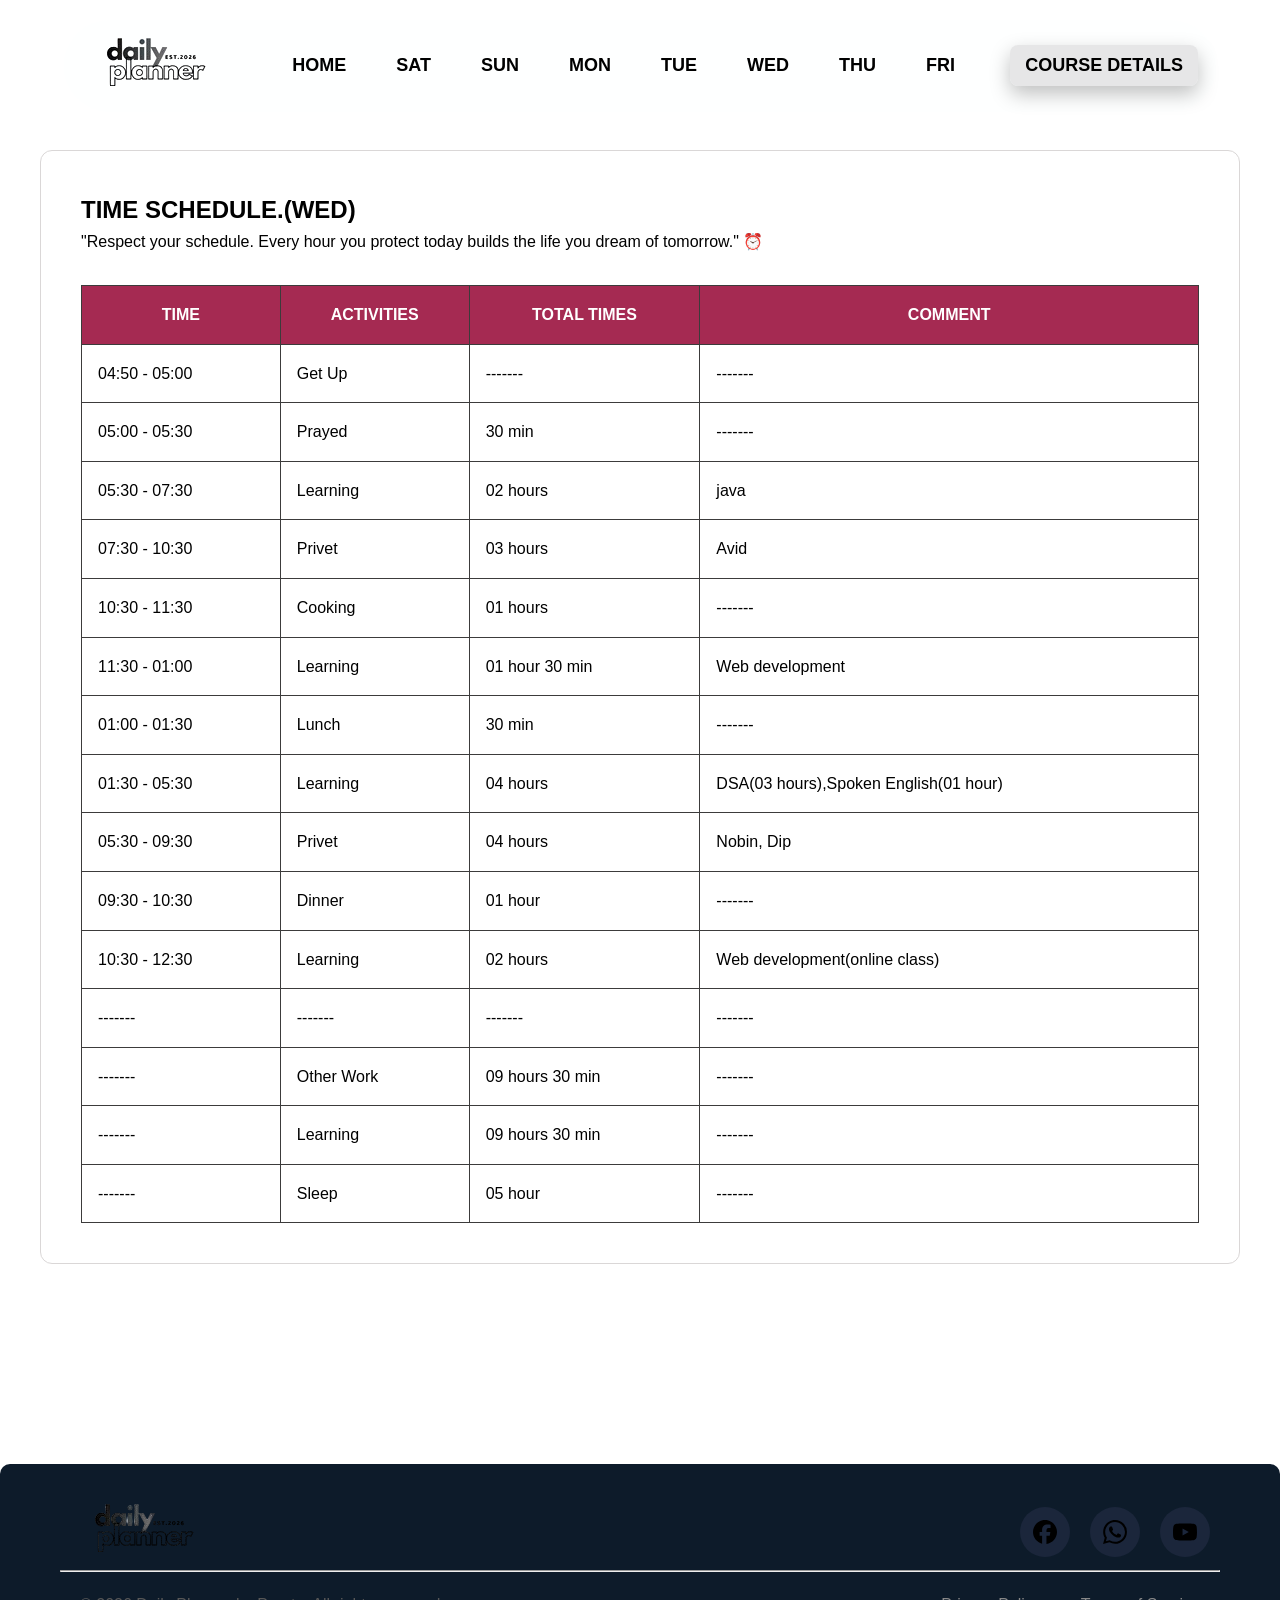
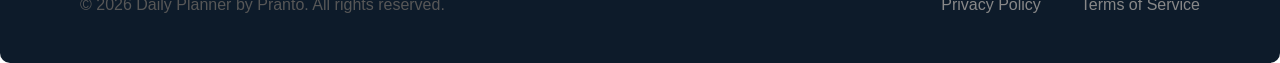
<file: wed.html>
<!doctype html>
<html lang="en">
  <head>
    <meta charset="UTF-8" />
    <meta name="viewport" content="width=device-width, initial-scale=1.0" />
    <title>Daily Planner</title>
    <link rel="stylesheet" href="./style.css" />
    <link rel="stylesheet" href="./view.css" />
  </head>
  <body>
    <!-- navsection -->
    <nav class="top">
      <div class="head">
        <div>
          <img src="./logo.png" alt="" />
        </div>
        <div>
          <ul class="list" id="menu">
            <li><a href="./index.html">HOME</a></li>
            <li><a href="./sat.html">SAT</a></li>
            <li><a href="./sun.html">SUN</a></li>
            <li><a href="./mon.html">MON</a></li>
            <li><a href="./tue.html">TUE</a></li>
            <li><a href="./wed.html">WED</a></li>
            <li><a href="./thu.html">THU</a></li>
            <li><a href="./fri.html">FRI</a></li>
          </ul>
        </div>
        <div>
          <button class="details">COURSE DETAILS</button>
        </div>
        <div class="hamburger" id="hamburger">☰</div>
      </div>
    </nav>

    <section>
      <div class="tabel-section">
        <div class="tabel-text">
          <h2>TIME SCHEDULE.(WED)</h2>
          <p>
            "Respect your schedule. Every hour you protect today builds the life
            you dream of tomorrow." ⏰
          </p>
          <div class="table-responsive">
            <table>
              <thead>
                <tr>
                  <th>TIME</th>
                  <th>ACTIVITIES</th>
                  <th>TOTAL TIMES</th>
                  <th>COMMENT</th>
                </tr>
              </thead>
              <tbody>
                <tr>
                  <td>04:50 - 05:00</td>
                  <td>Get Up</td>
                  <td>-------</td>
                  <td>-------</td>
                </tr>
                <tr>
                  <td>05:00 - 05:30</td>
                  <td>Prayed</td>
                  <td>30 min</td>
                  <td>-------</td>
                </tr>
                <tr>
                  <td>05:30 - 07:30</td>
                  <td>Learning</td>
                  <td>02 hours</td>
                  <td>java</td>
                </tr>
                <tr>
                  <td>07:30 - 10:30</td>
                  <td>Privet</td>
                  <td>03 hours</td>
                  <td>Avid</td>
                </tr>
                <tr>
                  <td>10:30 - 11:30</td>
                  <td>Cooking</td>
                  <td>01 hours</td>
                  <td>-------</td>
                </tr>
                <tr>
                  <td>11:30 - 01:00</td>
                  <td>Learning</td>
                  <td>01 hour 30 min</td>
                  <td>Web development</td>
                </tr>
                <tr>
                  <td>01:00 - 01:30</td>
                  <td>Lunch</td>
                  <td>30 min</td>
                  <td>-------</td>
                </tr>
                <tr>
                  <td>01:30 - 05:30</td>
                  <td>Learning</td>
                  <td>04 hours</td>
                  <td>DSA(03 hours),Spoken English(01 hour)</td>
                </tr>
                <tr>
                  <td>05:30 - 09:30</td>
                  <td>Privet</td>
                  <td>04 hours</td>
                  <td>Nobin, Dip</td>
                </tr>
                <tr>
                  <td>09:30 - 10:30</td>
                  <td>Dinner</td>
                  <td>01 hour</td>
                  <td>-------</td>
                </tr>
                <tr>
                  <td>10:30 - 12:30</td>
                  <td>Learning</td>
                  <td>02 hours</td>
                  <td>Web development(online class)</td>
                </tr>
                <tr>
                  <td>-------</td>
                  <td>-------</td>
                  <td>-------</td>
                  <td>-------</td>
                </tr>
                <tr>
                  <td>-------</td>
                  <td>Other Work</td>
                  <td>09 hours 30 min</td>
                  <td>-------</td>
                </tr>
                <tr>
                  <td>-------</td>
                  <td>Learning</td>
                  <td>09 hours 30 min</td>
                  <td>-------</td>
                </tr>
                <tr>
                  <td>-------</td>
                  <td>Sleep</td>
                  <td>05 hour</td>
                  <td>-------</td>
                </tr>
              </tbody>
            </table>
          </div>
        </div>
      </div>
    </section>
    <footer>
      <nav class="footer-nav">
        <div class="footer-big-perent">
          <div class="footer-perent">
            <div class="footer-left">
              <div class="footer-img">
                <img src="./logo.png" alt="footer" />
              </div>
            </div>
            <div class="footer-right">
              <a
                href="https://www.facebook.com/share/1LU925RoQe/"
                target="_blank"
              >
                <img src="./facebook.svg" alt="facebook" />
              </a>
              <a href="https://wa.me/8801XXXXXXXXX" target="_blank">
                <img src="./whatsapp.svg" alt="whatsapp" />
              </a>
              <a
                href="https://www.youtube.com/@PrantoChandro1.0"
                target="_blank"
              >
                <img src="./youtube.svg" alt="youtube" />
              </a>
            </div>
          </div>
          <hr />
          <div class="divider">
            <p>© 2026 Daily Planner by Pranto. All rights reserved.</p>
            <ul class="divider-link">
              <li><a href="">Privacy Policy</a></li>
              <li><a href="">Terms of Service</a></li>
            </ul>
          </div>
        </div>
      </nav>
    </footer>

    <!-- js -->

    <script>
      const hamburger = document.getElementById("hamburger");
      const menu = document.getElementById("menu");

      hamburger.addEventListener("click", function () {
        menu.classList.toggle("active");
      });
    </script>
  </body>
</html>
</file>
<file: style.css>
*{
    margin:0;
    padding:0;
    box-sizing:border-box;
}

body{
    font-family:Arial, Helvetica, sans-serif;
    line-height:1.6;
    overflow-x:hidden;
}

html{
    scroll-behavior:smooth;
}


.top{
    position: fixed;
    top: 20px;
    left:5%;
right:5%;
    z-index: 1000;
    background-color: rgba(247, 249, 250, 0.126);
    backdrop-filter: blur(10px);
    border-radius: 60px;
    padding: 8px;
}
.head{
  display: flex;
  justify-content: space-between;
  padding: 10px;
  gap: 20px;
  align-items: center;
  max-width: 1200px;
  margin: auto;
}
.list{
  display: flex;
  gap: 20px;
  list-style: none;
 margin: 0;
 padding: 0;
}
.list li a{
  text-decoration: none;
  color: black;
  font-size: 18px;
  font-weight: 600;
  display: block;
  padding: 10px 15px;
  border-radius: 8px;
  transition: 0.3s;

}
.list li a:hover{
  background: #000;
    color: white;
}
.details{
  background-color: rgba(218, 218, 220, 0.678);
  color:black;
  font-size: 18px;
  font-weight: 600;
  padding: 10px 15px;
  border-radius: 8px;
  border-width: 1px;
  border-style: none;
 cursor: pointer;
 box-shadow:0 8px 20px rgba(0,0,0,.25);
 transition: 0.3s;
}
.details:hover{
  background: #000;
    color: white;
   box-shadow:0 8px 20px rgba(0,0,0,.25);
    transition: 0.3s;
}
.details:active{
    transform: scale(.89);
}

.hamburger{
    display: none;
    font-size: 32px;
    cursor: pointer;
    font-weight: bold;
}

/* main */

.cover{ background-image:
    linear-gradient(135deg, rgba(0, 0, 0, 0.5), rgba(0, 0, 0, 0.5)),
    url("./Lifestyle.webp");
  height: 90vh;
  background-repeat: no-repeat;
  background-position: center;
  background-size: cover;
  display: grid;
  justify-content: center;
  align-items: center;
  margin-top: 120px;
   border-radius: 10px;
  
 
}
.cover .contant{
  text-align: center;
  font-size: 40px;
  color: #c3c3c2e6;
  font-weight: 600;
 text-shadow: 2px 2px 5px #000;
  
}
.cover .contant h2{
  color: #e9e9a8e6;
}
.get{
  padding-left: 30px;
  padding-right: 30px;
}

/* section-2 */
.card-parent h2{
   text-align: center;
  font-size: 40px;
  color: #030303e6;
  font-weight: 600;
 margin: 30px;
}
.card{
    display:flex;
    align-items:center;
    gap:40px;
    background:#fff;
    padding:20px;
    border-radius:12px;
    box-shadow:0 5px 20px rgba(0,0,0,.08);
}
.card img{
    width:300px;
    max-width:100%;
    height:auto;
    border-radius:10px;
}

.card li{
  line-height: 1.8;
  font-size: 20px;
  font-weight: 500;
  color: rgb(0, 0, 0);
   text-shadow: 1px 1px 3px #2a292933;
}
.card-parent hr{
  margin-top: 20px;
}
.footer-nav {
  background: #0d1b2a;
  padding: 30px 0 25px;
   border-radius: 10px;
}
.footer-big-perent {
  max-width: 1200px;
  margin: 0 auto;
  padding: 0 20px;
}
.footer-perent {
  display: flex;
  justify-content: space-between;
  padding: 10px;
  align-items: center;
 
}

.footer-right a {
  width: 50px;
  height: 50px;
  background: #1b263b;
  border-radius: 50%;
  display: flex;
  justify-content: center;
  align-items: center;
}
.footer-right {
  display: flex;
  gap: 20px;
}
.footer-right img {
  width: 24px;
  height: 24px;
}
.divider {
  display: flex;
  justify-content: space-between;
  padding: 20px;
  align-items: center;
}
.divider-link {
  display: flex;
  align-items: center;
  gap: 40px;
    list-style:none;
}
.divider-link a{
    text-decoration:none;
    color:#888;
}

.divider-link a:hover{
    color:white;
}

.divider p {
  color: #575757;
}


.tabel-section{
    max-width: 1200px;
    margin: 0 auto;
    background-color: #ffffff;
    border: 1px solid #dad7d7;
    border-radius: 12px;
    padding: 40px;
    margin-top: 150px;
    margin-bottom: 200px;
}

table{
   width:100%;
    min-width:750px;
    border-collapse:collapse;
    margin-top:30px;
}

th{
    background:#a52a52;
    color:#fff;
    padding:16px;
    border:1px solid #3c3b3b;
}

td{
    padding:16px;
    border:1px solid #3c3b3b;
}

.table-responsive{
    width:100%;
    overflow-x:auto;
    -webkit-overflow-scrolling:touch;
}
</file>
<file: view.css>
/* Tablet */

/* Tablet */
@media (max-width: 992px) {

    .head{
        display: flex;
        justify-content: space-between;
        align-items: center;
        flex-wrap: wrap;
    }

    .hamburger{
        display: none;
    }

    .list{
        display: flex;
        flex-wrap: wrap;
        justify-content: center;
        gap: 15px;
    }

    .card{
        flex-direction: column;
        text-align: center;
    }

    .divider{
        flex-direction: column;
        gap: 20px;
    }

    .tabel-section{
        padding:15px;
        margin-top:100px;
        margin-bottom:50px;
    }

    .tabel-text h2{
        font-size:28px;
    }

    .tabel-text p{
        font-size:16px;
    }

    th,
    td{
        padding:10px;
        font-size:14px;
        white-space:nowrap;
    }

}



/* Mobile */

@media (max-width:768px){

.top{
    left:10px;
    right:10px;
}

.head{
    display:flex;
    justify-content:space-between;
    align-items:center;
    position:relative;
}

.hamburger{
    display:block;
    font-size:32px;
    cursor:pointer;
}

.details{
    display:none;
}

.list{
    display:none;
    position:absolute;
    top:70px;
    right:0;
    width:220px;
    background:#fff;
    border-radius:10px;
    padding:20px;
    flex-direction:column;
    gap:15px;
    text-align:center;
    box-shadow:0 10px 20px rgba(0,0,0,.2);
}

.list.active{
    display:flex;
}

.cover .contant{
    font-size:28px;
    padding:20px;
}

.card{
    flex-direction:column;
}

.card img{
    width:100%;
    height:auto;
}

.footer-perent{
    flex-direction:column;
}

.divider{
    flex-direction:column;
    text-align:center;
}

.divider-link{
    flex-direction:column;
}

}
</file>
